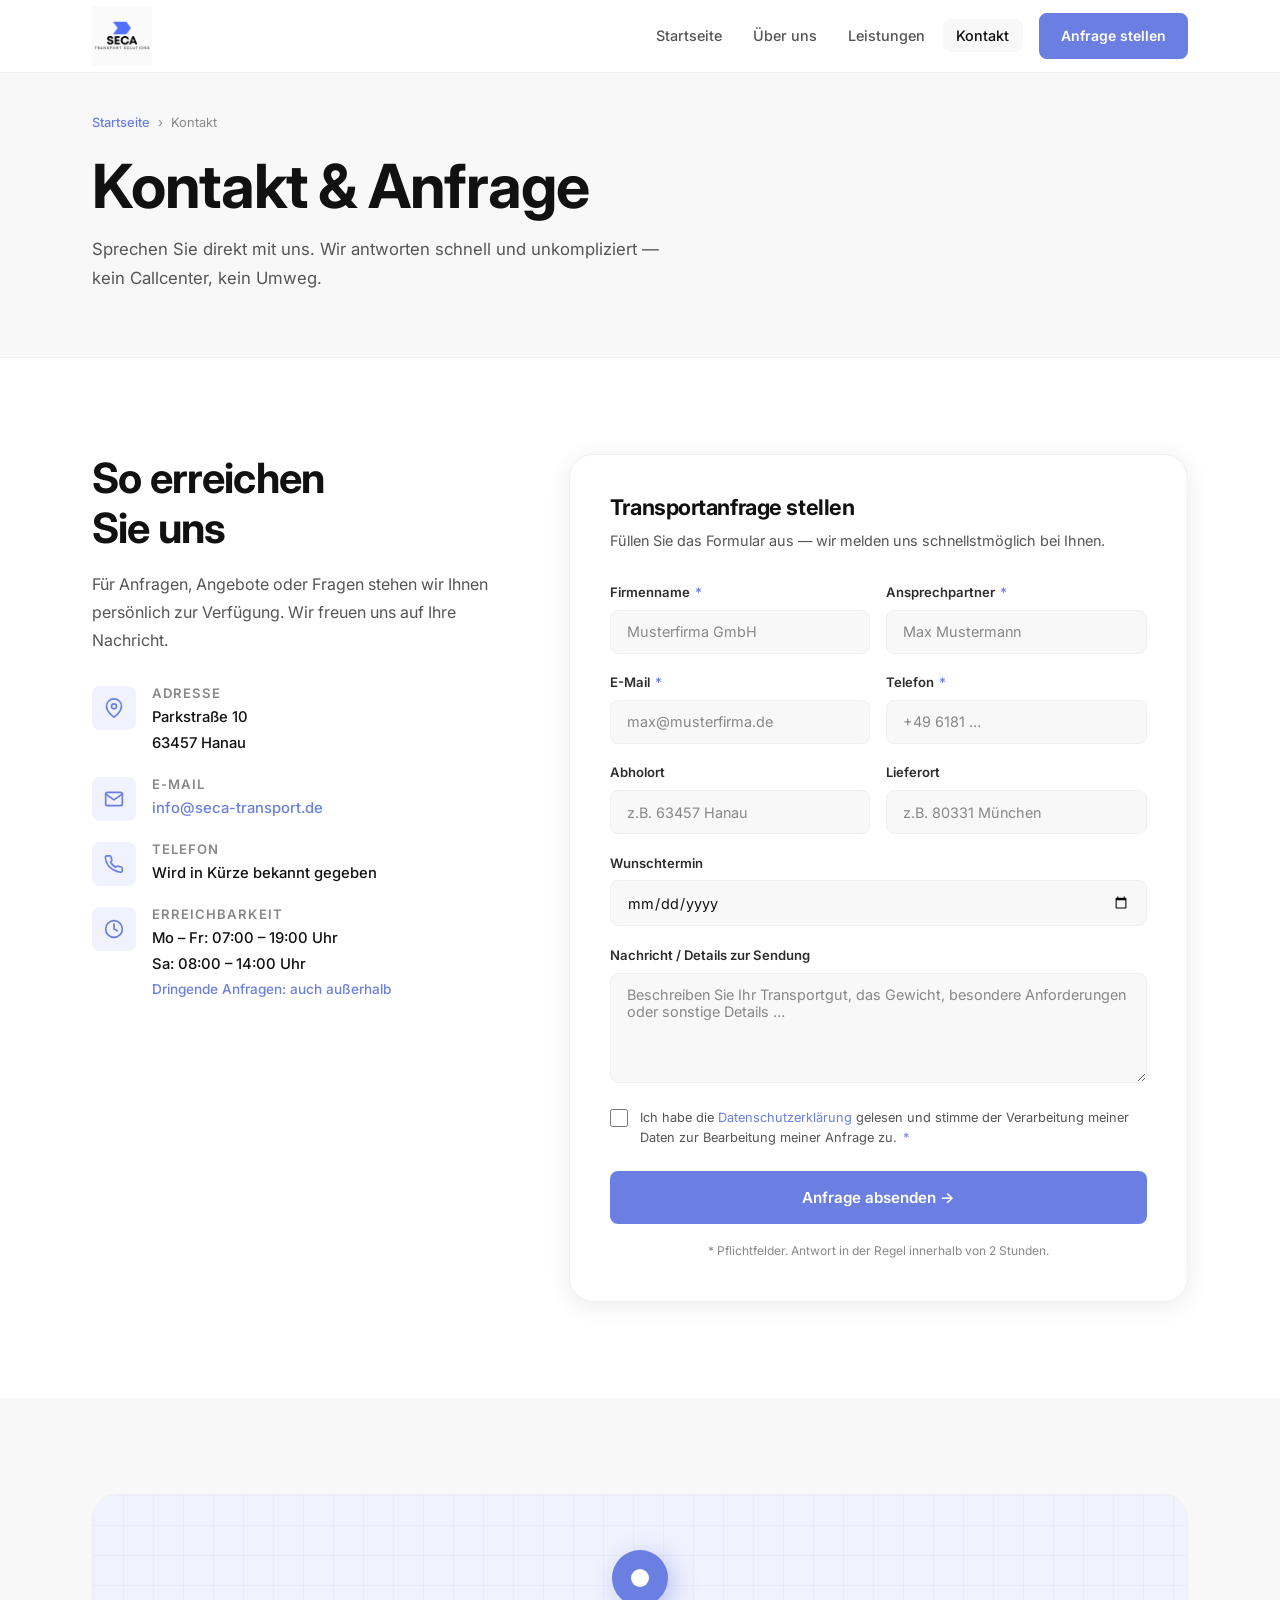
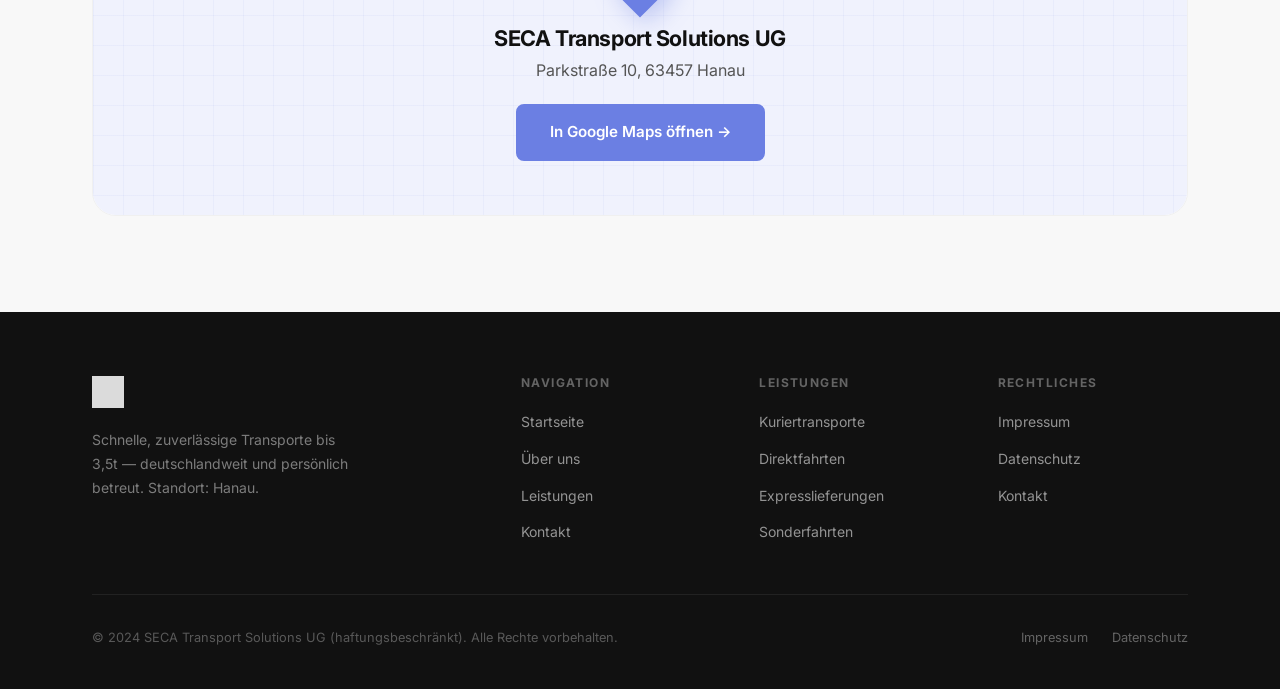
<file: contact.html>
<!DOCTYPE html>
<html lang="de">
<head>
  <meta charset="UTF-8" />
  <meta name="viewport" content="width=device-width, initial-scale=1.0" />
  <meta name="description" content="Kontakt zu SECA Transport Solutions UG — Transportanfrage stellen, Angebot erhalten. Parkstraße 10, 63457 Hanau." />
  <title>Kontakt – SECA Transport Solutions</title>
  <link rel="preconnect" href="https://fonts.googleapis.com" />
  <link rel="preconnect" href="https://fonts.gstatic.com" crossorigin />
  <link href="https://fonts.googleapis.com/css2?family=Inter:wght@400;500;600;700;800&display=swap" rel="stylesheet" />
  <link rel="stylesheet" href="css/style.css" />
</head>
<body>

<!-- Navigation -->
<nav class="navbar">
  <div class="nav-inner">
    <a href="index.html" class="nav-logo">
      <img src="Seca%20Transport%20Solutions.png" alt="SECA Transport Solutions"
           onerror="this.style.display='none';this.nextElementSibling.style.display='flex';" />
      <span class="nav-logo-fallback" style="display:none;">
        <span class="nav-logo-icon">
          <svg viewBox="0 0 24 24"><path d="M1 3h15v13H1z M16 8h4l3 3v5h-7V8z M5.5 19a1.5 1.5 0 1 0 0-3 1.5 1.5 0 0 0 0 3z M18.5 19a1.5 1.5 0 1 0 0-3 1.5 1.5 0 0 0 0 3z"/></svg>
        </span>
        <span class="nav-logo-text">SECA <span>Transport</span></span>
      </span>
    </a>
    <ul class="nav-menu">
      <li><a href="index.html" class="nav-link">Startseite</a></li>
      <li><a href="about.html" class="nav-link">Über uns</a></li>
      <li><a href="services.html" class="nav-link">Leistungen</a></li>
      <li><a href="contact.html" class="nav-link">Kontakt</a></li>
      <li><a href="contact.html" class="btn btn-primary nav-cta">Anfrage stellen</a></li>
    </ul>
    <button class="hamburger" aria-label="Menü öffnen">
      <span></span><span></span><span></span>
    </button>
  </div>
</nav>

<!-- Page Header -->
<header class="page-header">
  <div class="container">
    <div class="breadcrumb">
      <a href="index.html">Startseite</a><span>›</span><span>Kontakt</span>
    </div>
    <h1>Kontakt &amp; Anfrage</h1>
    <p>Sprechen Sie direkt mit uns. Wir antworten schnell und unkompliziert — kein Callcenter, kein Umweg.</p>
  </div>
</header>

<!-- Contact -->
<section class="section">
  <div class="container">
    <div class="contact-layout">

      <!-- Info -->
      <div class="contact-sidebar fade-in">
        <h2>So erreichen<br />Sie uns</h2>
        <p>Für Anfragen, Angebote oder Fragen stehen wir Ihnen persönlich zur Verfügung. Wir freuen uns auf Ihre Nachricht.</p>
        <div class="contact-items">
          <div class="contact-item">
            <div class="contact-item-icon">
              <svg viewBox="0 0 24 24"><path d="M21 10c0 7-9 13-9 13s-9-6-9-13a9 9 0 0 1 18 0z"/><circle cx="12" cy="10" r="3"/></svg>
            </div>
            <div class="contact-item-content">
              <h4>Adresse</h4>
              <p>Parkstraße 10<br />63457 Hanau</p>
            </div>
          </div>
          <div class="contact-item">
            <div class="contact-item-icon">
              <svg viewBox="0 0 24 24"><path d="M4 4h16c1.1 0 2 .9 2 2v12c0 1.1-.9 2-2 2H4c-1.1 0-2-.9-2-2V6c0-1.1.9-2 2-2z"/><polyline points="22,6 12,13 2,6"/></svg>
            </div>
            <div class="contact-item-content">
              <h4>E-Mail</h4>
              <p><a href="mailto:info@seca-transport.de">info@seca-transport.de</a></p>
            </div>
          </div>
          <div class="contact-item">
            <div class="contact-item-icon">
              <svg viewBox="0 0 24 24"><path d="M22 16.92v3a2 2 0 0 1-2.18 2 19.79 19.79 0 0 1-8.63-3.07A19.5 19.5 0 0 1 4.69 13.1 19.79 19.79 0 0 1 1.62 4.48 2 2 0 0 1 3.6 2.22h3a2 2 0 0 1 2 1.72c.127.96.361 1.903.7 2.81a2 2 0 0 1-.45 2.11L7.91 9.91a16 16 0 0 0 6.06 6.06l.91-.91a2 2 0 0 1 2.11-.45c.907.339 1.85.573 2.81.7A2 2 0 0 1 21.73 17z"/></svg>
            </div>
            <div class="contact-item-content">
              <h4>Telefon</h4>
              <p>Wird in Kürze bekannt gegeben</p>
            </div>
          </div>
          <div class="contact-item">
            <div class="contact-item-icon">
              <svg viewBox="0 0 24 24"><circle cx="12" cy="12" r="10"/><polyline points="12 6 12 12 16 14"/></svg>
            </div>
            <div class="contact-item-content">
              <h4>Erreichbarkeit</h4>
              <p>Mo – Fr: 07:00 – 19:00 Uhr<br />Sa: 08:00 – 14:00 Uhr<br /><span style="color:var(--blue);font-size:0.85rem;">Dringende Anfragen: auch außerhalb</span></p>
            </div>
          </div>
        </div>
      </div>

      <!-- Form -->
      <div class="contact-form-wrap fade-in">
        <h3>Transportanfrage stellen</h3>
        <p>Füllen Sie das Formular aus — wir melden uns schnellstmöglich bei Ihnen.</p>
        <form id="contact-form">
          <div class="form-row">
            <div class="form-group">
              <label for="firmenname">Firmenname <span class="req">*</span></label>
              <input type="text" id="firmenname" name="firmenname" placeholder="Musterfirma GmbH" required />
            </div>
            <div class="form-group">
              <label for="ansprechpartner">Ansprechpartner <span class="req">*</span></label>
              <input type="text" id="ansprechpartner" name="ansprechpartner" placeholder="Max Mustermann" required />
            </div>
          </div>
          <div class="form-row">
            <div class="form-group">
              <label for="email">E-Mail <span class="req">*</span></label>
              <input type="email" id="email" name="email" placeholder="max@musterfirma.de" required />
            </div>
            <div class="form-group">
              <label for="telefon">Telefon <span class="req">*</span></label>
              <input type="tel" id="telefon" name="telefon" placeholder="+49 6181 …" required />
            </div>
          </div>
          <div class="form-row">
            <div class="form-group">
              <label for="abholort">Abholort</label>
              <input type="text" id="abholort" name="abholort" placeholder="z.B. 63457 Hanau" />
            </div>
            <div class="form-group">
              <label for="lieferort">Lieferort</label>
              <input type="text" id="lieferort" name="lieferort" placeholder="z.B. 80331 München" />
            </div>
          </div>
          <div class="form-group">
            <label for="wunschtermin">Wunschtermin</label>
            <input type="date" id="wunschtermin" name="wunschtermin" />
          </div>
          <div class="form-group">
            <label for="nachricht">Nachricht / Details zur Sendung</label>
            <textarea id="nachricht" name="nachricht" placeholder="Beschreiben Sie Ihr Transportgut, das Gewicht, besondere Anforderungen oder sonstige Details …"></textarea>
          </div>
          <div class="form-check">
            <input type="checkbox" id="datenschutz" name="datenschutz" required />
            <label for="datenschutz">
              Ich habe die <a href="datenschutz.html">Datenschutzerklärung</a> gelesen und stimme der Verarbeitung meiner Daten zur Bearbeitung meiner Anfrage zu. <span class="req">*</span>
            </label>
          </div>
          <button type="submit" class="btn btn-primary form-submit">
            Anfrage absenden →
          </button>
          <p style="font-size:0.75rem;color:var(--gray-400);text-align:center;margin-top:1rem;margin-bottom:0;">
            <span class="req">*</span> Pflichtfelder. Antwort in der Regel innerhalb von 2 Stunden.
          </p>
        </form>
      </div>
    </div>
  </div>
</section>

<!-- Map -->
<section class="section section-alt">
  <div class="container">
    <div class="fade-in" style="
      background: var(--bg);
      border: 1px solid var(--gray-100);
      border-radius: var(--radius-xl);
      overflow: hidden;
    ">
      <div style="
        height: 320px;
        display: flex;
        align-items: center;
        justify-content: center;
        flex-direction: column;
        gap: 1.25rem;
        background: var(--blue-bg);
        position: relative;
        overflow: hidden;
      ">
        <div style="position:absolute;inset:0;background-image:linear-gradient(rgba(107,127,227,0.06) 1px,transparent 1px),linear-gradient(90deg,rgba(107,127,227,0.06) 1px,transparent 1px);background-size:30px 30px;"></div>
        <div style="
          width: 56px; height: 56px;
          background: var(--blue);
          border-radius: 50% 50% 50% 0;
          transform: rotate(-45deg);
          display: flex; align-items: center; justify-content: center;
          box-shadow: 0 8px 24px rgba(107,127,227,0.4);
          position: relative; z-index: 1;
        ">
          <div style="transform:rotate(45deg);width:18px;height:18px;background:white;border-radius:50%;"></div>
        </div>
        <div style="text-align:center;position:relative;z-index:1;">
          <h3 style="margin-bottom:0.25rem;">SECA Transport Solutions UG</h3>
          <p style="margin:0;color:var(--gray-600);">Parkstraße 10, 63457 Hanau</p>
          <a href="https://www.google.com/maps/search/Parkstraße+10+63457+Hanau"
             target="_blank" rel="noopener noreferrer"
             class="btn btn-primary" style="margin-top:1.25rem;">
            In Google Maps öffnen →
          </a>
        </div>
      </div>
    </div>
  </div>
</section>

<!-- Footer -->
<footer>
  <div class="container">
    <div class="footer-grid">
      <div class="footer-brand">
        <div class="footer-logo">
          <img src="Seca%20Transport%20Solutions.png" alt="SECA Transport Solutions"
               onerror="this.style.display='none';this.nextElementSibling.style.display='flex';" />
          <div class="footer-logo-fallback" style="display:none;">
            <div class="footer-logo-icon">
              <svg viewBox="0 0 24 24"><path d="M1 3h15v13H1z M16 8h4l3 3v5h-7V8z M5.5 19a1.5 1.5 0 1 0 0-3 1.5 1.5 0 0 0 0 3z M18.5 19a1.5 1.5 0 1 0 0-3 1.5 1.5 0 0 0 0 3z"/></svg>
            </div>
            <span class="footer-logo-name">SECA Transport Solutions</span>
          </div>
        </div>
        <p>Schnelle, zuverlässige Transporte bis 3,5t — deutschlandweit und persönlich betreut. Standort: Hanau.</p>
      </div>
      <div class="footer-col">
        <h4>Navigation</h4>
        <ul>
          <li><a href="index.html">Startseite</a></li>
          <li><a href="about.html">Über uns</a></li>
          <li><a href="services.html">Leistungen</a></li>
          <li><a href="contact.html">Kontakt</a></li>
        </ul>
      </div>
      <div class="footer-col">
        <h4>Leistungen</h4>
        <ul>
          <li><a href="services.html">Kuriertransporte</a></li>
          <li><a href="services.html">Direktfahrten</a></li>
          <li><a href="services.html">Expresslieferungen</a></li>
          <li><a href="services.html">Sonderfahrten</a></li>
        </ul>
      </div>
      <div class="footer-col">
        <h4>Rechtliches</h4>
        <ul>
          <li><a href="impressum.html">Impressum</a></li>
          <li><a href="datenschutz.html">Datenschutz</a></li>
          <li><a href="contact.html">Kontakt</a></li>
        </ul>
      </div>
    </div>
    <div class="footer-bottom">
      <p>&copy; 2024 SECA Transport Solutions UG (haftungsbeschränkt). Alle Rechte vorbehalten.</p>
      <div class="footer-legal">
        <a href="impressum.html">Impressum</a>
        <a href="datenschutz.html">Datenschutz</a>
      </div>
    </div>
  </div>
</footer>

<button class="scroll-top" aria-label="Nach oben scrollen">
  <svg viewBox="0 0 24 24"><polyline points="18 15 12 9 6 15"/></svg>
</button>
<script src="js/main.js"></script>
</body>
</html>
</file>
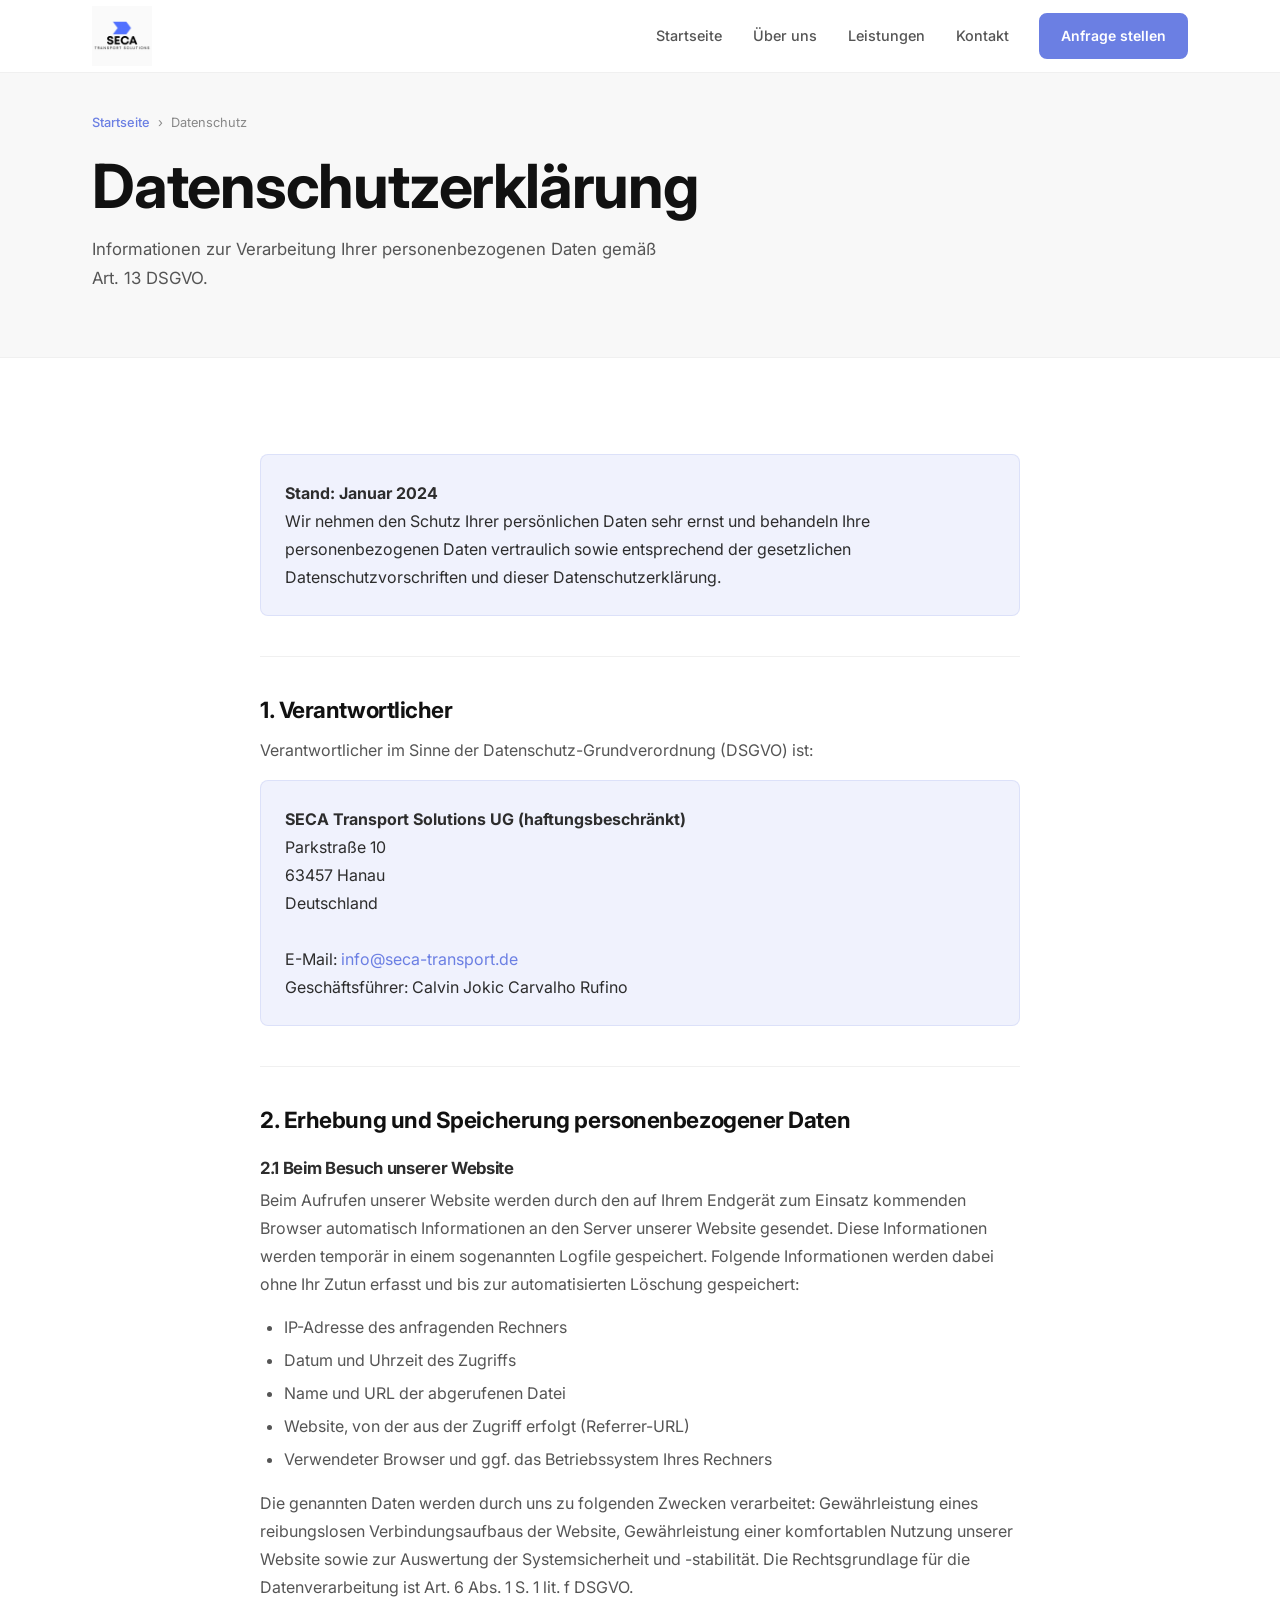
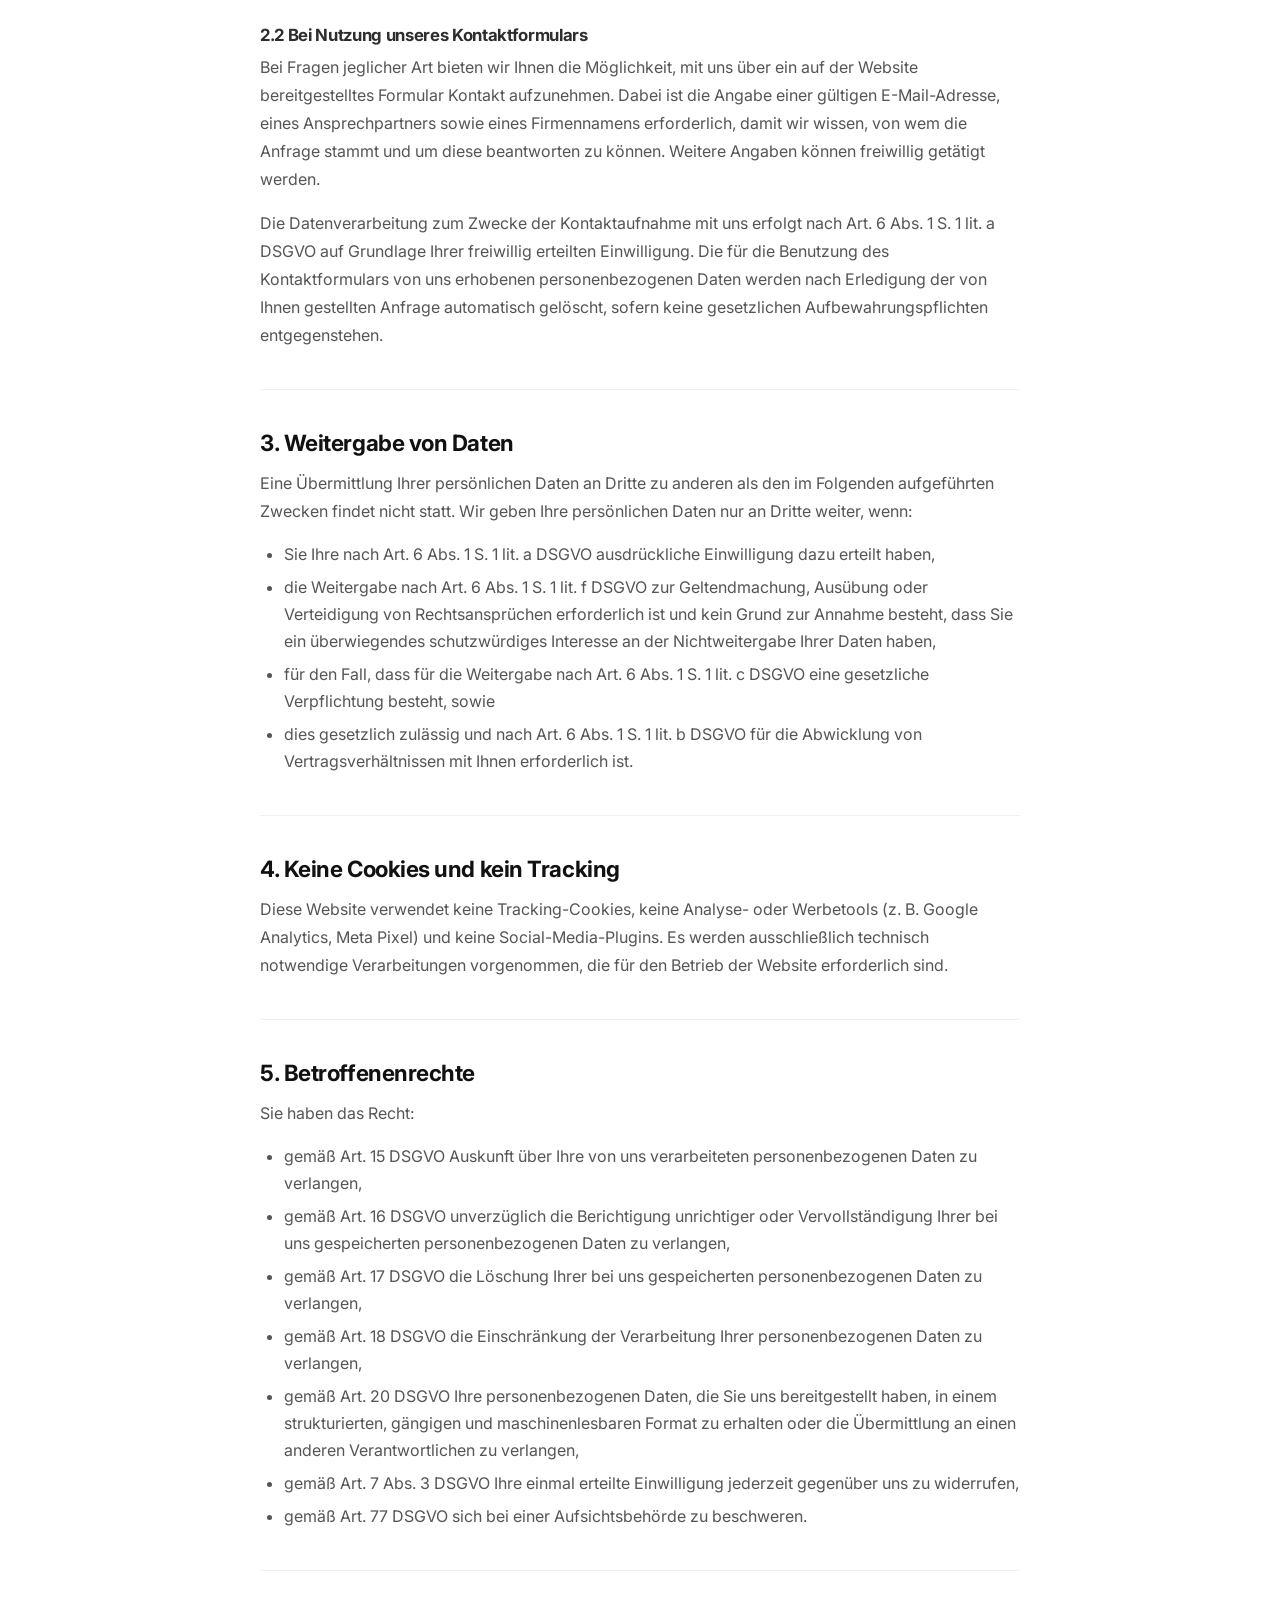
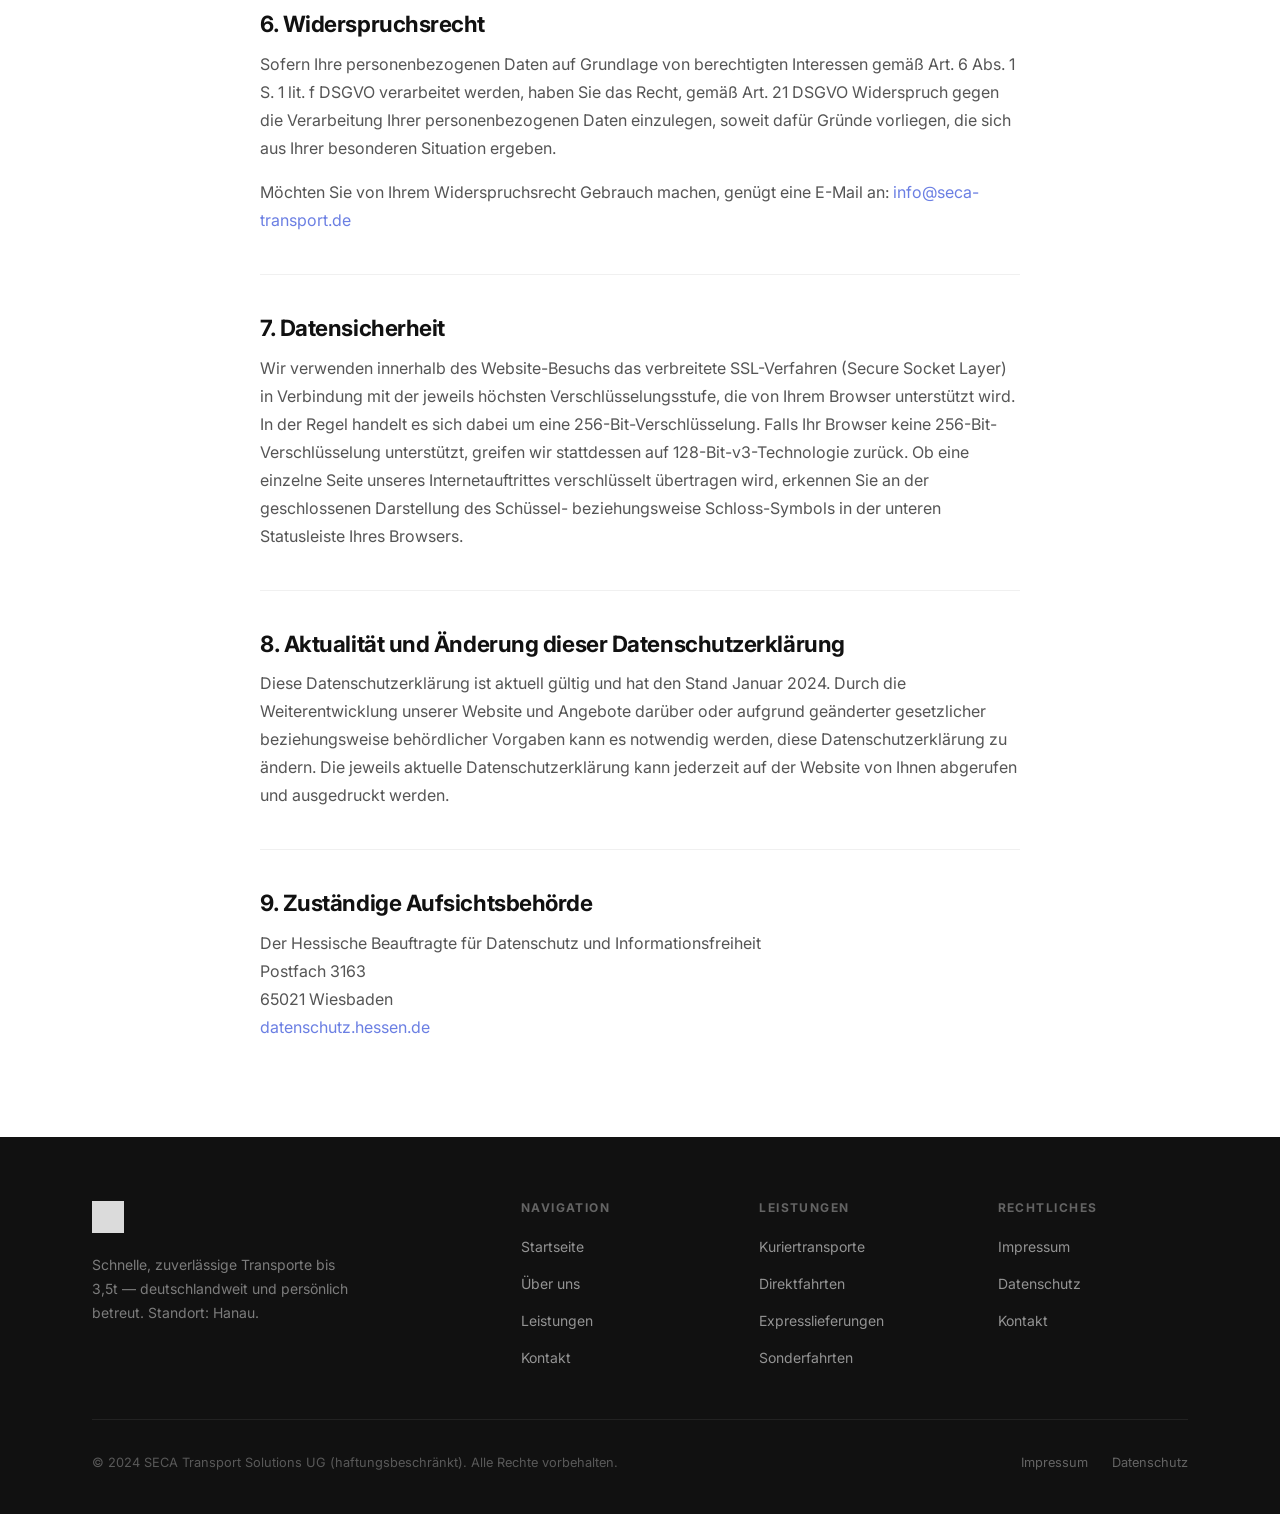
<file: datenschutz.html>
<!DOCTYPE html>
<html lang="de">
<head>
  <meta charset="UTF-8" />
  <meta name="viewport" content="width=device-width, initial-scale=1.0" />
  <meta name="description" content="Datenschutzerklärung – SECA Transport Solutions UG (haftungsbeschränkt). Informationen zur Verarbeitung personenbezogener Daten gemäß DSGVO." />
  <title>Datenschutz – SECA Transport Solutions</title>
  <link rel="preconnect" href="https://fonts.googleapis.com" />
  <link rel="preconnect" href="https://fonts.gstatic.com" crossorigin />
  <link href="https://fonts.googleapis.com/css2?family=Inter:wght@400;500;600;700;800&display=swap" rel="stylesheet" />
  <link rel="stylesheet" href="css/style.css" />
</head>
<body>

<!-- Navigation -->
<nav class="navbar">
  <div class="nav-inner">
    <a href="index.html" class="nav-logo">
      <img src="Seca%20Transport%20Solutions.png" alt="SECA Transport Solutions"
           onerror="this.style.display='none';this.nextElementSibling.style.display='flex';" />
      <span class="nav-logo-fallback" style="display:none;">
        <span class="nav-logo-icon">
          <svg viewBox="0 0 24 24"><path d="M1 3h15v13H1z M16 8h4l3 3v5h-7V8z M5.5 19a1.5 1.5 0 1 0 0-3 1.5 1.5 0 0 0 0 3z M18.5 19a1.5 1.5 0 1 0 0-3 1.5 1.5 0 0 0 0 3z"/></svg>
        </span>
        <span class="nav-logo-text">SECA <span>Transport</span></span>
      </span>
    </a>
    <ul class="nav-menu">
      <li><a href="index.html" class="nav-link">Startseite</a></li>
      <li><a href="about.html" class="nav-link">Über uns</a></li>
      <li><a href="services.html" class="nav-link">Leistungen</a></li>
      <li><a href="contact.html" class="nav-link">Kontakt</a></li>
      <li><a href="contact.html" class="btn btn-primary nav-cta">Anfrage stellen</a></li>
    </ul>
    <button class="hamburger" aria-label="Menü öffnen">
      <span></span><span></span><span></span>
    </button>
  </div>
</nav>

<!-- Page Header -->
<header class="page-header">
  <div class="container">
    <div class="breadcrumb">
      <a href="index.html">Startseite</a><span>›</span><span>Datenschutz</span>
    </div>
    <h1>Datenschutzerklärung</h1>
    <p>Informationen zur Verarbeitung Ihrer personenbezogenen Daten gemäß Art. 13 DSGVO.</p>
  </div>
</header>

<!-- Content -->
<section class="section">
  <div class="container">
    <div class="legal-content">

      <div class="legal-box">
        <p><strong>Stand: Januar 2024</strong><br />
        Wir nehmen den Schutz Ihrer persönlichen Daten sehr ernst und behandeln Ihre personenbezogenen Daten vertraulich sowie entsprechend der gesetzlichen Datenschutzvorschriften und dieser Datenschutzerklärung.</p>
      </div>

      <h2>1. Verantwortlicher</h2>
      <p>Verantwortlicher im Sinne der Datenschutz-Grundverordnung (DSGVO) ist:</p>
      <div class="legal-box">
        <p>
          <strong>SECA Transport Solutions UG (haftungsbeschränkt)</strong><br />
          Parkstraße 10<br />
          63457 Hanau<br />
          Deutschland<br /><br />
          E-Mail: <a href="mailto:info@seca-transport.de">info@seca-transport.de</a><br />
          Geschäftsführer: Calvin Jokic Carvalho Rufino
        </p>
      </div>

      <h2>2. Erhebung und Speicherung personenbezogener Daten</h2>

      <h3>2.1 Beim Besuch unserer Website</h3>
      <p>Beim Aufrufen unserer Website werden durch den auf Ihrem Endgerät zum Einsatz kommenden Browser automatisch Informationen an den Server unserer Website gesendet. Diese Informationen werden temporär in einem sogenannten Logfile gespeichert. Folgende Informationen werden dabei ohne Ihr Zutun erfasst und bis zur automatisierten Löschung gespeichert:</p>
      <ul>
        <li>IP-Adresse des anfragenden Rechners</li>
        <li>Datum und Uhrzeit des Zugriffs</li>
        <li>Name und URL der abgerufenen Datei</li>
        <li>Website, von der aus der Zugriff erfolgt (Referrer-URL)</li>
        <li>Verwendeter Browser und ggf. das Betriebssystem Ihres Rechners</li>
      </ul>
      <p>Die genannten Daten werden durch uns zu folgenden Zwecken verarbeitet: Gewährleistung eines reibungslosen Verbindungsaufbaus der Website, Gewährleistung einer komfortablen Nutzung unserer Website sowie zur Auswertung der Systemsicherheit und -stabilität. Die Rechtsgrundlage für die Datenverarbeitung ist Art. 6 Abs. 1 S. 1 lit. f DSGVO.</p>

      <h3>2.2 Bei Nutzung unseres Kontaktformulars</h3>
      <p>Bei Fragen jeglicher Art bieten wir Ihnen die Möglichkeit, mit uns über ein auf der Website bereitgestelltes Formular Kontakt aufzunehmen. Dabei ist die Angabe einer gültigen E-Mail-Adresse, eines Ansprechpartners sowie eines Firmennamens erforderlich, damit wir wissen, von wem die Anfrage stammt und um diese beantworten zu können. Weitere Angaben können freiwillig getätigt werden.</p>
      <p>Die Datenverarbeitung zum Zwecke der Kontaktaufnahme mit uns erfolgt nach Art. 6 Abs. 1 S. 1 lit. a DSGVO auf Grundlage Ihrer freiwillig erteilten Einwilligung. Die für die Benutzung des Kontaktformulars von uns erhobenen personenbezogenen Daten werden nach Erledigung der von Ihnen gestellten Anfrage automatisch gelöscht, sofern keine gesetzlichen Aufbewahrungspflichten entgegenstehen.</p>

      <h2>3. Weitergabe von Daten</h2>
      <p>Eine Übermittlung Ihrer persönlichen Daten an Dritte zu anderen als den im Folgenden aufgeführten Zwecken findet nicht statt. Wir geben Ihre persönlichen Daten nur an Dritte weiter, wenn:</p>
      <ul>
        <li>Sie Ihre nach Art. 6 Abs. 1 S. 1 lit. a DSGVO ausdrückliche Einwilligung dazu erteilt haben,</li>
        <li>die Weitergabe nach Art. 6 Abs. 1 S. 1 lit. f DSGVO zur Geltendmachung, Ausübung oder Verteidigung von Rechtsansprüchen erforderlich ist und kein Grund zur Annahme besteht, dass Sie ein überwiegendes schutzwürdiges Interesse an der Nichtweitergabe Ihrer Daten haben,</li>
        <li>für den Fall, dass für die Weitergabe nach Art. 6 Abs. 1 S. 1 lit. c DSGVO eine gesetzliche Verpflichtung besteht, sowie</li>
        <li>dies gesetzlich zulässig und nach Art. 6 Abs. 1 S. 1 lit. b DSGVO für die Abwicklung von Vertragsverhältnissen mit Ihnen erforderlich ist.</li>
      </ul>

      <h2>4. Keine Cookies und kein Tracking</h2>
      <p>Diese Website verwendet keine Tracking-Cookies, keine Analyse- oder Werbetools (z. B. Google Analytics, Meta Pixel) und keine Social-Media-Plugins. Es werden ausschließlich technisch notwendige Verarbeitungen vorgenommen, die für den Betrieb der Website erforderlich sind.</p>

      <h2>5. Betroffenenrechte</h2>
      <p>Sie haben das Recht:</p>
      <ul>
        <li>gemäß Art. 15 DSGVO Auskunft über Ihre von uns verarbeiteten personenbezogenen Daten zu verlangen,</li>
        <li>gemäß Art. 16 DSGVO unverzüglich die Berichtigung unrichtiger oder Vervollständigung Ihrer bei uns gespeicherten personenbezogenen Daten zu verlangen,</li>
        <li>gemäß Art. 17 DSGVO die Löschung Ihrer bei uns gespeicherten personenbezogenen Daten zu verlangen,</li>
        <li>gemäß Art. 18 DSGVO die Einschränkung der Verarbeitung Ihrer personenbezogenen Daten zu verlangen,</li>
        <li>gemäß Art. 20 DSGVO Ihre personenbezogenen Daten, die Sie uns bereitgestellt haben, in einem strukturierten, gängigen und maschinenlesbaren Format zu erhalten oder die Übermittlung an einen anderen Verantwortlichen zu verlangen,</li>
        <li>gemäß Art. 7 Abs. 3 DSGVO Ihre einmal erteilte Einwilligung jederzeit gegenüber uns zu widerrufen,</li>
        <li>gemäß Art. 77 DSGVO sich bei einer Aufsichtsbehörde zu beschweren.</li>
      </ul>

      <h2>6. Widerspruchsrecht</h2>
      <p>Sofern Ihre personenbezogenen Daten auf Grundlage von berechtigten Interessen gemäß Art. 6 Abs. 1 S. 1 lit. f DSGVO verarbeitet werden, haben Sie das Recht, gemäß Art. 21 DSGVO Widerspruch gegen die Verarbeitung Ihrer personenbezogenen Daten einzulegen, soweit dafür Gründe vorliegen, die sich aus Ihrer besonderen Situation ergeben.</p>
      <p>Möchten Sie von Ihrem Widerspruchsrecht Gebrauch machen, genügt eine E-Mail an: <a href="mailto:info@seca-transport.de">info@seca-transport.de</a></p>

      <h2>7. Datensicherheit</h2>
      <p>Wir verwenden innerhalb des Website-Besuchs das verbreitete SSL-Verfahren (Secure Socket Layer) in Verbindung mit der jeweils höchsten Verschlüsselungsstufe, die von Ihrem Browser unterstützt wird. In der Regel handelt es sich dabei um eine 256-Bit-Verschlüsselung. Falls Ihr Browser keine 256-Bit-Verschlüsselung unterstützt, greifen wir stattdessen auf 128-Bit-v3-Technologie zurück. Ob eine einzelne Seite unseres Internetauftrittes verschlüsselt übertragen wird, erkennen Sie an der geschlossenen Darstellung des Schüssel- beziehungsweise Schloss-Symbols in der unteren Statusleiste Ihres Browsers.</p>

      <h2>8. Aktualität und Änderung dieser Datenschutzerklärung</h2>
      <p>Diese Datenschutzerklärung ist aktuell gültig und hat den Stand Januar 2024. Durch die Weiterentwicklung unserer Website und Angebote darüber oder aufgrund geänderter gesetzlicher beziehungsweise behördlicher Vorgaben kann es notwendig werden, diese Datenschutzerklärung zu ändern. Die jeweils aktuelle Datenschutzerklärung kann jederzeit auf der Website von Ihnen abgerufen und ausgedruckt werden.</p>

      <h2>9. Zuständige Aufsichtsbehörde</h2>
      <p>Der Hessische Beauftragte für Datenschutz und Informationsfreiheit<br />
      Postfach 3163<br />
      65021 Wiesbaden<br />
      <a href="https://datenschutz.hessen.de" target="_blank" rel="noopener noreferrer">datenschutz.hessen.de</a></p>

    </div>
  </div>
</section>

<!-- Footer -->
<footer>
  <div class="container">
    <div class="footer-grid">
      <div class="footer-brand">
        <div class="footer-logo">
          <img src="Seca%20Transport%20Solutions.png" alt="SECA Transport Solutions"
               onerror="this.style.display='none';this.nextElementSibling.style.display='flex';" />
          <div class="footer-logo-fallback" style="display:none;">
            <div class="footer-logo-icon">
              <svg viewBox="0 0 24 24"><path d="M1 3h15v13H1z M16 8h4l3 3v5h-7V8z M5.5 19a1.5 1.5 0 1 0 0-3 1.5 1.5 0 0 0 0 3z M18.5 19a1.5 1.5 0 1 0 0-3 1.5 1.5 0 0 0 0 3z"/></svg>
            </div>
            <span class="footer-logo-name">SECA Transport Solutions</span>
          </div>
        </div>
        <p>Schnelle, zuverlässige Transporte bis 3,5t — deutschlandweit und persönlich betreut. Standort: Hanau.</p>
      </div>
      <div class="footer-col">
        <h4>Navigation</h4>
        <ul>
          <li><a href="index.html">Startseite</a></li>
          <li><a href="about.html">Über uns</a></li>
          <li><a href="services.html">Leistungen</a></li>
          <li><a href="contact.html">Kontakt</a></li>
        </ul>
      </div>
      <div class="footer-col">
        <h4>Leistungen</h4>
        <ul>
          <li><a href="services.html">Kuriertransporte</a></li>
          <li><a href="services.html">Direktfahrten</a></li>
          <li><a href="services.html">Expresslieferungen</a></li>
          <li><a href="services.html">Sonderfahrten</a></li>
        </ul>
      </div>
      <div class="footer-col">
        <h4>Rechtliches</h4>
        <ul>
          <li><a href="impressum.html">Impressum</a></li>
          <li><a href="datenschutz.html">Datenschutz</a></li>
          <li><a href="contact.html">Kontakt</a></li>
        </ul>
      </div>
    </div>
    <div class="footer-bottom">
      <p>&copy; 2024 SECA Transport Solutions UG (haftungsbeschränkt). Alle Rechte vorbehalten.</p>
      <div class="footer-legal">
        <a href="impressum.html">Impressum</a>
        <a href="datenschutz.html">Datenschutz</a>
      </div>
    </div>
  </div>
</footer>

<button class="scroll-top" aria-label="Nach oben scrollen">
  <svg viewBox="0 0 24 24"><polyline points="18 15 12 9 6 15"/></svg>
</button>
<script src="js/main.js"></script>
</body>
</html>
</file>
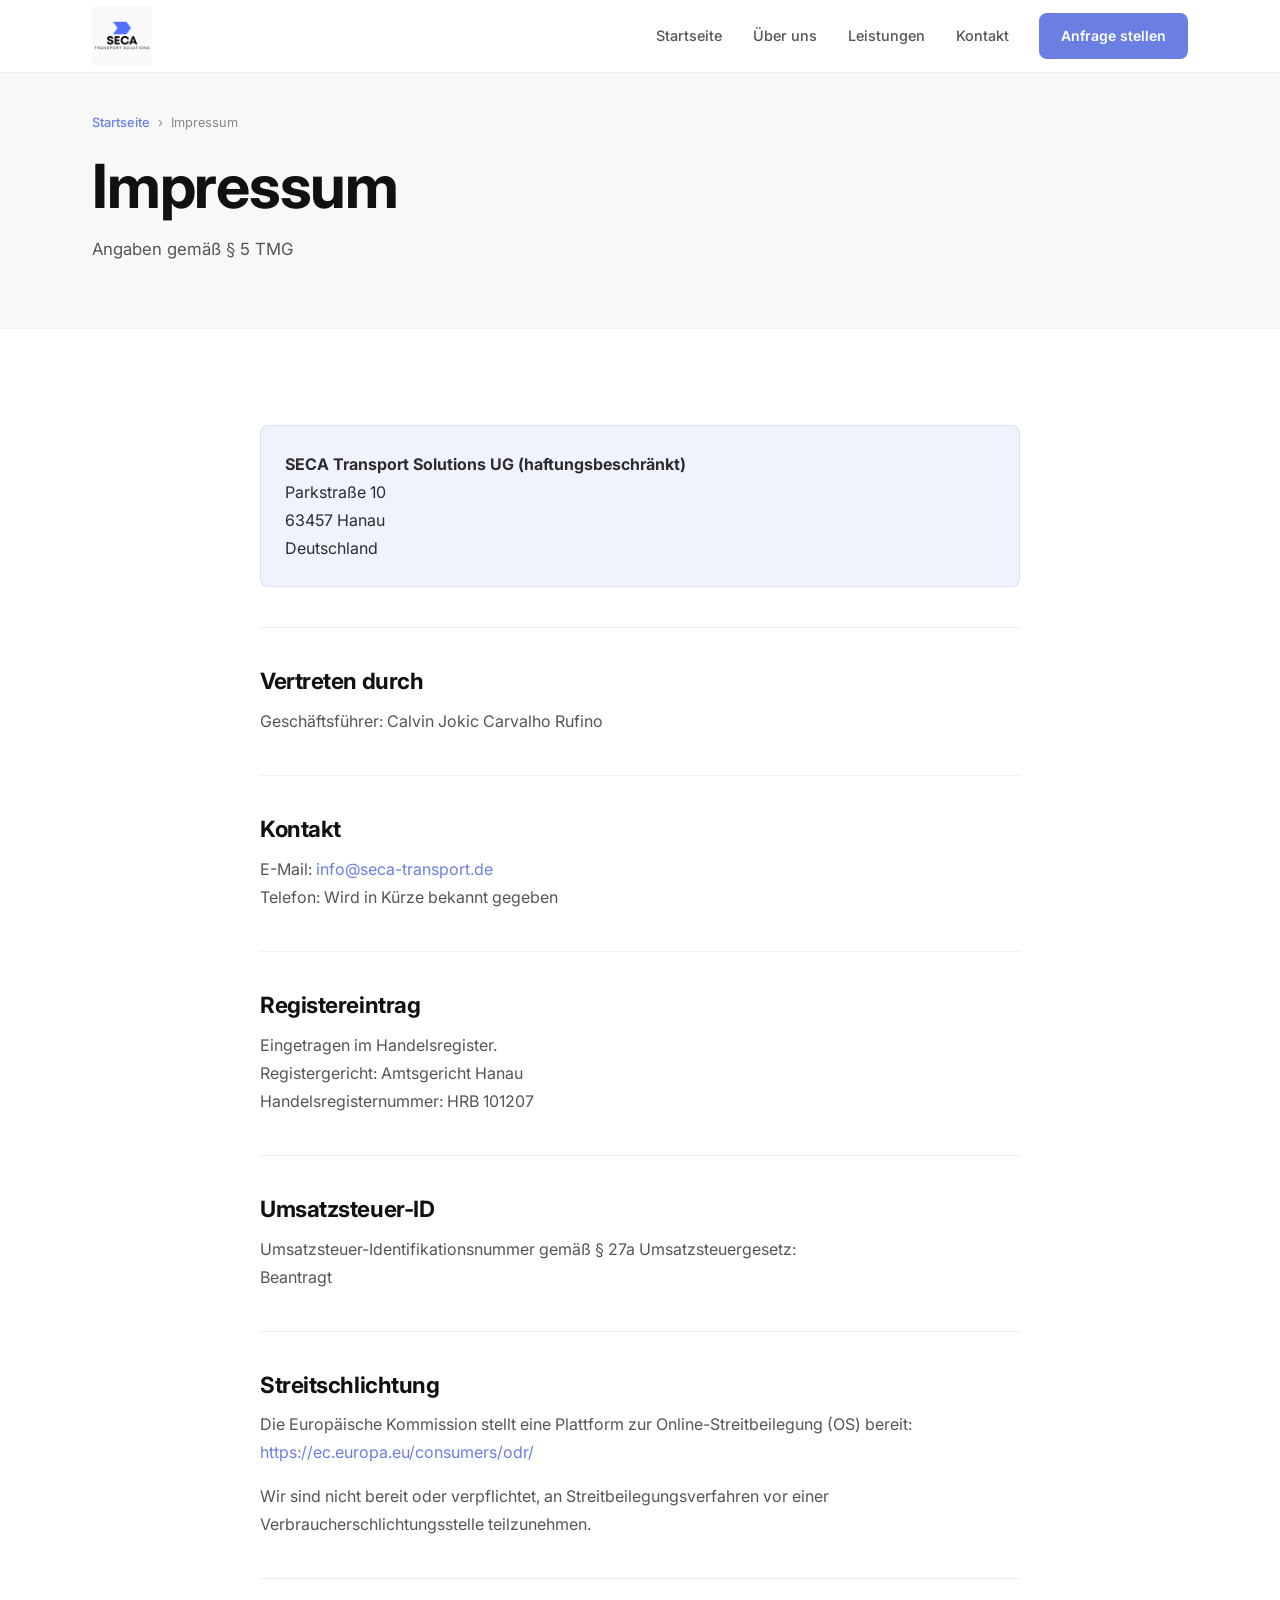
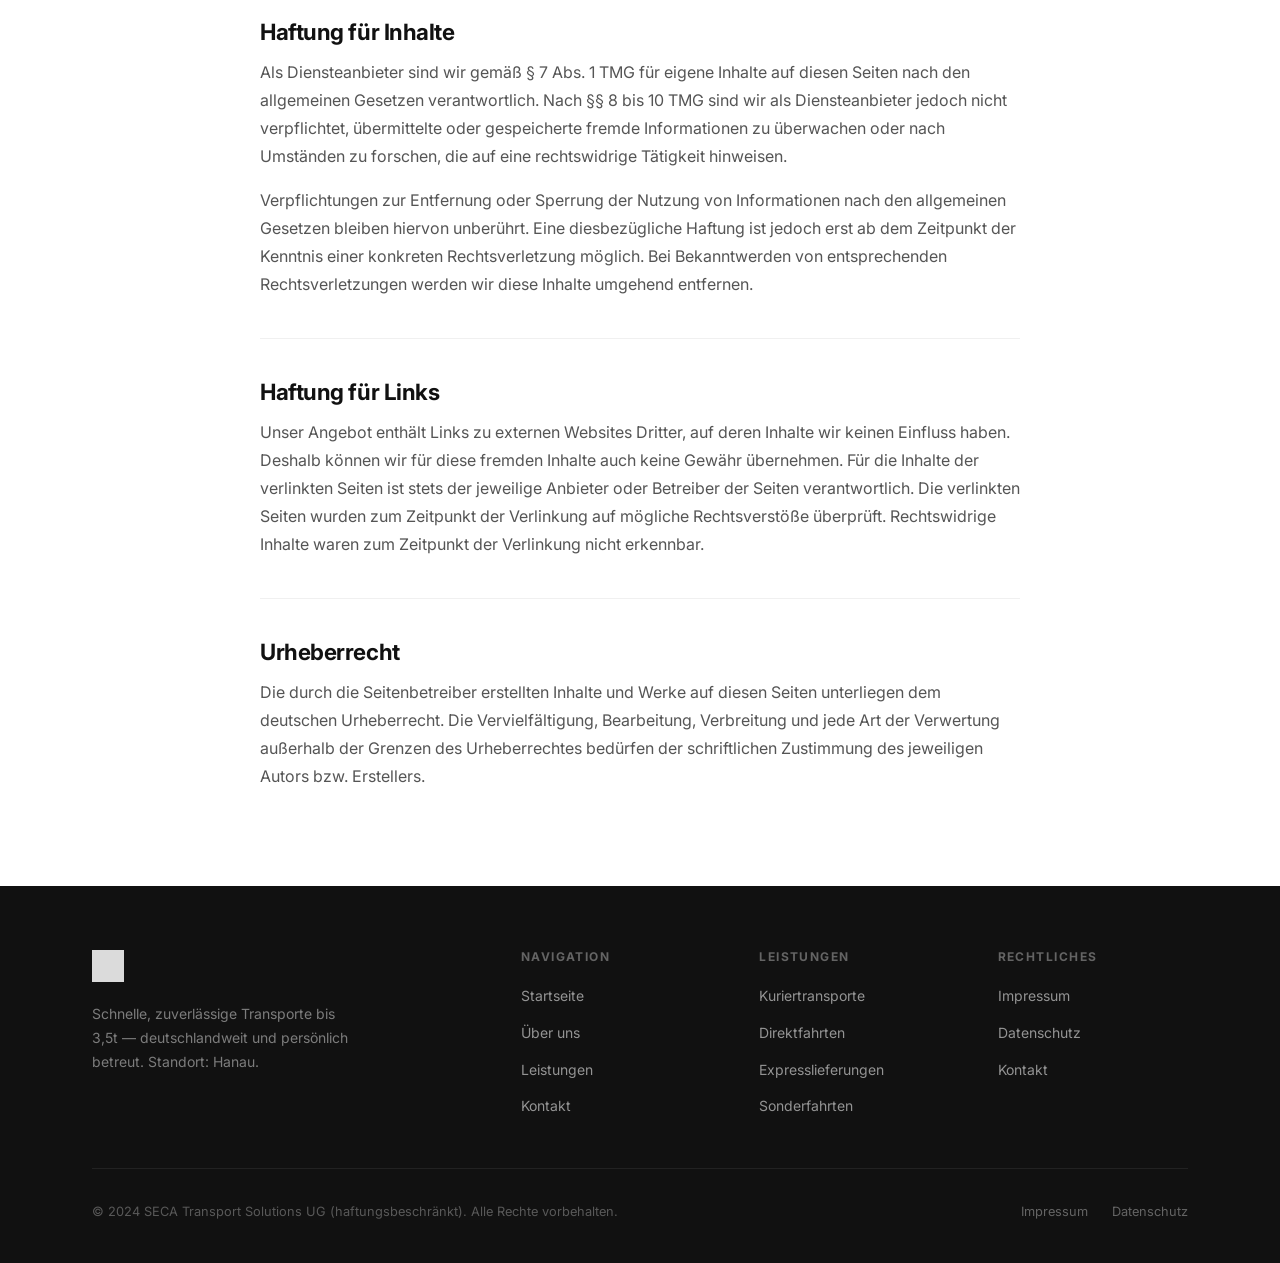
<file: impressum.html>
<!DOCTYPE html>
<html lang="de">
<head>
  <meta charset="UTF-8" />
  <meta name="viewport" content="width=device-width, initial-scale=1.0" />
  <meta name="description" content="Impressum — SECA Transport Solutions UG (haftungsbeschränkt), Parkstraße 10, 63457 Hanau." />
  <title>Impressum – SECA Transport Solutions</title>
  <link rel="preconnect" href="https://fonts.googleapis.com" />
  <link rel="preconnect" href="https://fonts.gstatic.com" crossorigin />
  <link href="https://fonts.googleapis.com/css2?family=Inter:wght@400;500;600;700;800&display=swap" rel="stylesheet" />
  <link rel="stylesheet" href="css/style.css" />
</head>
<body>

<!-- Navigation -->
<nav class="navbar">
  <div class="nav-inner">
    <a href="index.html" class="nav-logo">
      <img src="Seca%20Transport%20Solutions.png" alt="SECA Transport Solutions"
           onerror="this.style.display='none';this.nextElementSibling.style.display='flex';" />
      <span class="nav-logo-fallback" style="display:none;">
        <span class="nav-logo-icon">
          <svg viewBox="0 0 24 24"><path d="M1 3h15v13H1z M16 8h4l3 3v5h-7V8z M5.5 19a1.5 1.5 0 1 0 0-3 1.5 1.5 0 0 0 0 3z M18.5 19a1.5 1.5 0 1 0 0-3 1.5 1.5 0 0 0 0 3z"/></svg>
        </span>
        <span class="nav-logo-text">SECA <span>Transport</span></span>
      </span>
    </a>
    <ul class="nav-menu">
      <li><a href="index.html" class="nav-link">Startseite</a></li>
      <li><a href="about.html" class="nav-link">Über uns</a></li>
      <li><a href="services.html" class="nav-link">Leistungen</a></li>
      <li><a href="contact.html" class="nav-link">Kontakt</a></li>
      <li><a href="contact.html" class="btn btn-primary nav-cta">Anfrage stellen</a></li>
    </ul>
    <button class="hamburger" aria-label="Menü öffnen">
      <span></span><span></span><span></span>
    </button>
  </div>
</nav>

<!-- Page Header -->
<header class="page-header">
  <div class="container">
    <div class="breadcrumb">
      <a href="index.html">Startseite</a><span>›</span><span>Impressum</span>
    </div>
    <h1>Impressum</h1>
    <p>Angaben gemäß § 5 TMG</p>
  </div>
</header>

<!-- Content -->
<section class="section">
  <div class="container">
    <div class="legal-content">

      <div class="legal-box">
        <p>
          <strong>SECA Transport Solutions UG (haftungsbeschränkt)</strong><br />
          Parkstraße 10<br />
          63457 Hanau<br />
          Deutschland
        </p>
      </div>

      <h2>Vertreten durch</h2>
      <p>Geschäftsführer: Calvin Jokic Carvalho Rufino</p>

      <h2>Kontakt</h2>
      <p>
        E-Mail: <a href="mailto:info@seca-transport.de">info@seca-transport.de</a><br />
        Telefon: Wird in Kürze bekannt gegeben
      </p>

      <h2>Registereintrag</h2>
      <p>
        Eingetragen im Handelsregister.<br />
        Registergericht: Amtsgericht Hanau<br />
        Handelsregisternummer: HRB 101207
      </p>

      <h2>Umsatzsteuer-ID</h2>
      <p>
        Umsatzsteuer-Identifikationsnummer gemäß § 27a Umsatzsteuergesetz:<br />
        Beantragt
      </p>

      <h2>Streitschlichtung</h2>
      <p>
        Die Europäische Kommission stellt eine Plattform zur Online-Streitbeilegung (OS) bereit:
        <a href="https://ec.europa.eu/consumers/odr/" target="_blank" rel="noopener noreferrer">https://ec.europa.eu/consumers/odr/</a>
      </p>
      <p>
        Wir sind nicht bereit oder verpflichtet, an Streitbeilegungsverfahren vor einer Verbraucherschlichtungsstelle teilzunehmen.
      </p>

      <h2>Haftung für Inhalte</h2>
      <p>
        Als Diensteanbieter sind wir gemäß § 7 Abs. 1 TMG für eigene Inhalte auf diesen Seiten nach den allgemeinen Gesetzen verantwortlich. Nach §§ 8 bis 10 TMG sind wir als Diensteanbieter jedoch nicht verpflichtet, übermittelte oder gespeicherte fremde Informationen zu überwachen oder nach Umständen zu forschen, die auf eine rechtswidrige Tätigkeit hinweisen.
      </p>
      <p>
        Verpflichtungen zur Entfernung oder Sperrung der Nutzung von Informationen nach den allgemeinen Gesetzen bleiben hiervon unberührt. Eine diesbezügliche Haftung ist jedoch erst ab dem Zeitpunkt der Kenntnis einer konkreten Rechtsverletzung möglich. Bei Bekanntwerden von entsprechenden Rechtsverletzungen werden wir diese Inhalte umgehend entfernen.
      </p>

      <h2>Haftung für Links</h2>
      <p>
        Unser Angebot enthält Links zu externen Websites Dritter, auf deren Inhalte wir keinen Einfluss haben. Deshalb können wir für diese fremden Inhalte auch keine Gewähr übernehmen. Für die Inhalte der verlinkten Seiten ist stets der jeweilige Anbieter oder Betreiber der Seiten verantwortlich. Die verlinkten Seiten wurden zum Zeitpunkt der Verlinkung auf mögliche Rechtsverstöße überprüft. Rechtswidrige Inhalte waren zum Zeitpunkt der Verlinkung nicht erkennbar.
      </p>

      <h2>Urheberrecht</h2>
      <p>
        Die durch die Seitenbetreiber erstellten Inhalte und Werke auf diesen Seiten unterliegen dem deutschen Urheberrecht. Die Vervielfältigung, Bearbeitung, Verbreitung und jede Art der Verwertung außerhalb der Grenzen des Urheberrechtes bedürfen der schriftlichen Zustimmung des jeweiligen Autors bzw. Erstellers.
      </p>

    </div>
  </div>
</section>

<!-- Footer -->
<footer>
  <div class="container">
    <div class="footer-grid">
      <div class="footer-brand">
        <div class="footer-logo">
          <img src="Seca%20Transport%20Solutions.png" alt="SECA Transport Solutions"
               onerror="this.style.display='none';this.nextElementSibling.style.display='flex';" />
          <div class="footer-logo-fallback" style="display:none;">
            <div class="footer-logo-icon">
              <svg viewBox="0 0 24 24"><path d="M1 3h15v13H1z M16 8h4l3 3v5h-7V8z M5.5 19a1.5 1.5 0 1 0 0-3 1.5 1.5 0 0 0 0 3z M18.5 19a1.5 1.5 0 1 0 0-3 1.5 1.5 0 0 0 0 3z"/></svg>
            </div>
            <span class="footer-logo-name">SECA Transport Solutions</span>
          </div>
        </div>
        <p>Schnelle, zuverlässige Transporte bis 3,5t — deutschlandweit und persönlich betreut. Standort: Hanau.</p>
      </div>
      <div class="footer-col">
        <h4>Navigation</h4>
        <ul>
          <li><a href="index.html">Startseite</a></li>
          <li><a href="about.html">Über uns</a></li>
          <li><a href="services.html">Leistungen</a></li>
          <li><a href="contact.html">Kontakt</a></li>
        </ul>
      </div>
      <div class="footer-col">
        <h4>Leistungen</h4>
        <ul>
          <li><a href="services.html">Kuriertransporte</a></li>
          <li><a href="services.html">Direktfahrten</a></li>
          <li><a href="services.html">Expresslieferungen</a></li>
          <li><a href="services.html">Sonderfahrten</a></li>
        </ul>
      </div>
      <div class="footer-col">
        <h4>Rechtliches</h4>
        <ul>
          <li><a href="impressum.html">Impressum</a></li>
          <li><a href="datenschutz.html">Datenschutz</a></li>
          <li><a href="contact.html">Kontakt</a></li>
        </ul>
      </div>
    </div>
    <div class="footer-bottom">
      <p>&copy; 2024 SECA Transport Solutions UG (haftungsbeschränkt). Alle Rechte vorbehalten.</p>
      <div class="footer-legal">
        <a href="impressum.html">Impressum</a>
        <a href="datenschutz.html">Datenschutz</a>
      </div>
    </div>
  </div>
</footer>

<button class="scroll-top" aria-label="Nach oben scrollen">
  <svg viewBox="0 0 24 24"><polyline points="18 15 12 9 6 15"/></svg>
</button>
<script src="js/main.js"></script>
</body>
</html>
</file>
<file: css/style.css>
/* ===== CSS Custom Properties ===== */
:root {
  --blue: #6B7FE3;
  --blue-dark: #5568d4;
  --blue-light: #8898eb;
  --blue-bg: #f0f2fd;
  --black: #111111;
  --gray-800: #2d2d2d;
  --gray-600: #555555;
  --gray-400: #888888;
  --gray-200: #dddddd;
  --gray-100: #f0f0f0;
  --bg: #ffffff;
  --bg-alt: #f8f8f8;
  --white: #ffffff;
  --radius: 8px;
  --radius-lg: 16px;
  --radius-xl: 24px;
  --shadow-sm: 0 2px 8px rgba(0,0,0,0.06);
  --shadow: 0 4px 24px rgba(0,0,0,0.08);
  --shadow-lg: 0 12px 48px rgba(0,0,0,0.12);
  --shadow-blue: 0 8px 32px rgba(107,127,227,0.25);
  --transition: 0.25s ease;
  --font: 'Inter', 'Segoe UI', system-ui, -apple-system, sans-serif;
}

/* ===== Reset & Base ===== */
*, *::before, *::after { box-sizing: border-box; margin: 0; padding: 0; }
html { scroll-behavior: smooth; font-size: 16px; }
body {
  font-family: var(--font);
  background: var(--bg);
  color: var(--black);
  line-height: 1.7;
  overflow-x: hidden;
  -webkit-font-smoothing: antialiased;
}
img { max-width: 100%; height: auto; display: block; }
a { color: var(--blue); text-decoration: none; transition: color var(--transition); }
a:hover { color: var(--blue-dark); }
ul { list-style: none; }

/* ===== Typography ===== */
h1, h2, h3, h4 {
  font-weight: 700;
  line-height: 1.2;
  color: var(--black);
  letter-spacing: -0.02em;
  hyphens: none;
  word-break: normal;
  overflow-wrap: normal;
}
h1 { font-size: clamp(2.2rem, 5vw, 3.8rem); }
h2 { font-size: clamp(1.7rem, 3.5vw, 2.6rem); }
h3 { font-size: clamp(1.1rem, 2vw, 1.35rem); }
h4 { font-size: 1rem; }
p {
  color: var(--gray-600);
  margin-bottom: 1rem;
  line-height: 1.75;
  hyphens: none;
  word-break: normal;
  overflow-wrap: normal;
}
p:last-child { margin-bottom: 0; }
li {
  hyphens: none;
  word-break: normal;
  overflow-wrap: normal;
}

/* ===== Layout ===== */
.container {
  max-width: 1160px;
  margin: 0 auto;
  padding: 0 2rem;
}
.section { padding: 6rem 0; }
.section-alt { background: var(--bg-alt); }

/* ===== Section Headers ===== */
.section-header { text-align: center; margin-bottom: 4rem; }
.section-tag {
  display: inline-block;
  background: var(--blue-bg);
  color: var(--blue);
  font-size: 0.75rem;
  font-weight: 600;
  letter-spacing: 0.12em;
  text-transform: uppercase;
  padding: 0.4rem 1rem;
  border-radius: 100px;
  margin-bottom: 1rem;
}
.section-header h2 { margin-bottom: 1rem; }
.section-header p { max-width: 580px; margin: 0 auto; font-size: 1.05rem; }
.divider {
  width: 40px; height: 3px;
  background: var(--blue);
  margin: 1rem auto 0;
  border-radius: 2px;
}

/* ===== Buttons ===== */
.btn {
  display: inline-flex;
  align-items: center;
  gap: 0.5rem;
  padding: 0.85rem 2rem;
  border-radius: var(--radius);
  font-weight: 600;
  font-size: 0.95rem;
  cursor: pointer;
  transition: all var(--transition);
  border: 2px solid transparent;
  text-decoration: none;
  white-space: nowrap;
  font-family: var(--font);
}
.btn-primary {
  background: var(--blue);
  color: var(--white);
  border-color: var(--blue);
}
.btn-primary:hover {
  background: var(--blue-dark);
  border-color: var(--blue-dark);
  color: var(--white);
  transform: translateY(-2px);
  box-shadow: var(--shadow-blue);
}
.btn-outline {
  background: transparent;
  color: var(--black);
  border-color: var(--gray-200);
}
.btn-outline:hover {
  background: var(--bg-alt);
  border-color: var(--gray-400);
  color: var(--black);
  transform: translateY(-2px);
}
.btn-outline-white {
  background: transparent;
  color: var(--white);
  border-color: rgba(255,255,255,0.5);
}
.btn-outline-white:hover {
  background: rgba(255,255,255,0.12);
  border-color: var(--white);
  color: var(--white);
  transform: translateY(-2px);
}
.btn-lg { padding: 1rem 2.5rem; font-size: 1rem; }

/* ===== Navigation ===== */
.navbar {
  position: fixed;
  top: 0; left: 0; right: 0;
  z-index: 1000;
  background: rgba(255,255,255,0.95);
  backdrop-filter: blur(16px);
  border-bottom: 1px solid rgba(0,0,0,0.06);
  transition: all var(--transition);
}
.navbar.scrolled { box-shadow: var(--shadow); }
.nav-inner {
  display: flex;
  align-items: center;
  justify-content: space-between;
  height: 72px;
  padding: 0 2rem;
  max-width: 1160px;
  margin: 0 auto;
}
.nav-logo {
  display: flex;
  align-items: center;
  text-decoration: none;
}
.nav-logo img {
  height: 60px;
  width: auto;
  display: block;
}
.nav-logo-fallback {
  display: flex;
  align-items: center;
  gap: 0.6rem;
}
.nav-logo-icon {
  width: 36px; height: 36px;
  background: var(--blue);
  border-radius: var(--radius);
  display: flex; align-items: center; justify-content: center;
}
.nav-logo-icon svg { width: 20px; height: 20px; fill: white; }
.nav-logo-text {
  font-size: 1rem;
  font-weight: 700;
  color: var(--black);
  letter-spacing: -0.02em;
}
.nav-logo-text span { color: var(--blue); }
.nav-menu {
  display: flex;
  align-items: center;
  gap: 0.25rem;
}
.nav-link {
  color: var(--gray-600);
  font-weight: 500;
  font-size: 0.9rem;
  padding: 0.5rem 0.85rem;
  border-radius: var(--radius);
  transition: all var(--transition);
  text-decoration: none;
}
.nav-link:hover, .nav-link.active {
  color: var(--black);
  background: var(--bg-alt);
}
.nav-cta { margin-left: 0.75rem; padding: 0.55rem 1.25rem; font-size: 0.875rem; }
.hamburger {
  display: none;
  flex-direction: column;
  gap: 5px;
  cursor: pointer;
  padding: 0.5rem;
  background: none;
  border: none;
}
.hamburger span {
  display: block; width: 24px; height: 2px;
  background: var(--black); border-radius: 2px;
  transition: all var(--transition);
}
.hamburger.open span:nth-child(1) { transform: translateY(7px) rotate(45deg); }
.hamburger.open span:nth-child(2) { opacity: 0; }
.hamburger.open span:nth-child(3) { transform: translateY(-7px) rotate(-45deg); }

/* ===== Hero ===== */
.hero {
  min-height: 100vh;
  display: flex;
  align-items: center;
  position: relative;
  overflow: hidden;
  padding-top: 72px;
}
.hero-bg-image {
  position: absolute;
  inset: 0;
  background-image: url('https://images.unsplash.com/photo-1601584115197-04ecc0da31d7?w=1600&q=80');
  background-size: cover;
  background-position: center;
  z-index: 0;
}
.hero-overlay {
  position: absolute;
  inset: 0;
  background: rgba(0,0,0,0.5);
  z-index: 1;
}
.hero-content {
  position: relative;
  z-index: 2;
  max-width: 680px;
  padding: 5rem 0;
}
.hero-tag {
  display: inline-flex;
  align-items: center;
  gap: 0.5rem;
  background: rgba(107,127,227,0.18);
  border: 1px solid rgba(107,127,227,0.4);
  color: #a8b8f0;
  font-size: 0.78rem;
  font-weight: 600;
  letter-spacing: 0.1em;
  text-transform: uppercase;
  padding: 0.4rem 1rem;
  border-radius: 100px;
  margin-bottom: 1.75rem;
}
.hero-tag::before {
  content: '';
  width: 6px; height: 6px;
  background: var(--blue-light);
  border-radius: 50%;
  animation: pulse 2s infinite;
}
@keyframes pulse {
  0%, 100% { opacity: 1; transform: scale(1); }
  50% { opacity: 0.5; transform: scale(1.4); }
}
.hero-content h1 {
  color: white;
  margin-bottom: 1.25rem;
  font-size: clamp(2.5rem, 5.5vw, 4rem);
  font-weight: 800;
  line-height: 1.1;
}
.hero-content h1 em {
  font-style: normal;
  color: var(--blue-light);
}
.hero-content p {
  color: rgba(255,255,255,0.78);
  font-size: 1.15rem;
  margin-bottom: 2.25rem;
  max-width: 520px;
}
.hero-actions {
  display: flex;
  gap: 1rem;
  flex-wrap: wrap;
}
.hero-stats {
  display: flex;
  gap: 2.5rem;
  margin-top: 4rem;
  padding-top: 2.5rem;
  border-top: 1px solid rgba(255,255,255,0.12);
  flex-wrap: wrap;
}
.hero-stat .num {
  font-size: 1.75rem;
  font-weight: 800;
  color: white;
  line-height: 1;
}
.hero-stat .label {
  font-size: 0.8rem;
  color: rgba(255,255,255,0.55);
  margin-top: 0.25rem;
}

/* ===== Benefits / Feature Cards ===== */
.benefits-grid {
  display: grid;
  grid-template-columns: repeat(3, 1fr);
  gap: 2rem;
}
.benefit-card {
  background: var(--white);
  border: 1px solid var(--gray-100);
  border-radius: var(--radius-lg);
  padding: 2.25rem;
  transition: all var(--transition);
  position: relative;
}
.benefit-card:hover {
  border-color: var(--blue-bg);
  box-shadow: var(--shadow);
  transform: translateY(-4px);
}
.benefit-icon {
  width: 52px; height: 52px;
  background: var(--blue-bg);
  border-radius: var(--radius);
  display: flex; align-items: center; justify-content: center;
  margin-bottom: 1.25rem;
}
.benefit-icon svg { width: 24px; height: 24px; stroke: var(--blue); fill: none; stroke-width: 2; stroke-linecap: round; stroke-linejoin: round; }
.benefit-card h3 { margin-bottom: 0.6rem; font-size: 1.1rem; }
.benefit-card p { font-size: 0.9rem; margin: 0; }

/* ===== Services Grid ===== */
.services-grid {
  display: grid;
  grid-template-columns: repeat(3, 1fr);
  gap: 1.5rem;
}
.service-card {
  background: var(--white);
  border: 1px solid var(--gray-100);
  border-radius: var(--radius-lg);
  padding: 2rem;
  transition: all var(--transition);
  position: relative;
  overflow: hidden;
}
.service-card::after {
  content: '';
  position: absolute;
  bottom: 0; left: 0; right: 0;
  height: 3px;
  background: var(--blue);
  transform: scaleX(0);
  transform-origin: left;
  transition: transform var(--transition);
}
.service-card:hover {
  border-color: transparent;
  box-shadow: var(--shadow);
  transform: translateY(-4px);
}
.service-card:hover::after { transform: scaleX(1); }
.service-num {
  font-size: 0.75rem;
  font-weight: 700;
  color: var(--blue);
  letter-spacing: 0.1em;
  margin-bottom: 1rem;
}
.service-icon {
  width: 44px; height: 44px;
  background: var(--blue-bg);
  border-radius: var(--radius);
  display: flex; align-items: center; justify-content: center;
  margin-bottom: 1rem;
}
.service-icon svg { width: 22px; height: 22px; stroke: var(--blue); fill: none; stroke-width: 2; stroke-linecap: round; stroke-linejoin: round; }
.service-card h3 { margin-bottom: 0.6rem; font-size: 1.05rem; }
.service-card p { font-size: 0.875rem; margin: 0; }

/* ===== About Section ===== */
.about-grid {
  display: grid;
  grid-template-columns: 1fr 1fr;
  gap: 5rem;
  align-items: center;
}
.about-image {
  position: relative;
  border-radius: var(--radius-xl);
  overflow: hidden;
  aspect-ratio: 4/3;
  box-shadow: var(--shadow-lg);
}
.about-image img { width: 100%; height: 100%; object-fit: cover; }
.about-badge {
  position: absolute;
  bottom: 1.5rem; left: 1.5rem;
  background: white;
  border-radius: var(--radius);
  padding: 1rem 1.25rem;
  box-shadow: var(--shadow);
  display: flex;
  align-items: center;
  gap: 0.75rem;
}
.about-badge-icon {
  width: 40px; height: 40px;
  background: var(--blue-bg);
  border-radius: var(--radius);
  display: flex; align-items: center; justify-content: center;
  flex-shrink: 0;
}
.about-badge-icon svg { width: 20px; height: 20px; stroke: var(--blue); fill: none; stroke-width: 2; stroke-linecap: round; stroke-linejoin: round; }
.about-badge-text .num { font-size: 1.25rem; font-weight: 800; color: var(--black); line-height: 1; }
.about-badge-text .label { font-size: 0.72rem; color: var(--gray-400); margin-top: 0.1rem; }
.about-text .section-tag { margin-bottom: 0.75rem; }
.about-text h2 { margin-bottom: 1.25rem; }
.about-text p { margin-bottom: 1rem; }
.about-list { display: flex; flex-direction: column; gap: 0.75rem; margin-top: 1.75rem; }
.about-list-item {
  display: flex; align-items: center; gap: 0.75rem;
  font-size: 0.9rem; font-weight: 500; color: var(--gray-800);
}
.about-list-item::before {
  content: '';
  width: 22px; height: 22px; flex-shrink: 0;
  background: var(--blue-bg);
  border-radius: 50%;
  background-image: url("data:image/svg+xml,%3Csvg xmlns='http://www.w3.org/2000/svg' viewBox='0 0 24 24' fill='none' stroke='%236B7FE3' stroke-width='2.5' stroke-linecap='round' stroke-linejoin='round'%3E%3Cpolyline points='20 6 9 17 4 12'/%3E%3C/svg%3E");
  background-size: 13px;
  background-repeat: no-repeat;
  background-position: center;
}

/* ===== CTA Banner ===== */
.cta-banner {
  background: var(--blue);
  border-radius: var(--radius-xl);
  padding: 5rem 4rem;
  text-align: center;
  position: relative;
  overflow: hidden;
}
.cta-banner::before {
  content: '';
  position: absolute;
  top: -60%; left: -20%;
  width: 60%; height: 200%;
  background: rgba(255,255,255,0.05);
  border-radius: 50%;
}
.cta-banner::after {
  content: '';
  position: absolute;
  bottom: -60%; right: -10%;
  width: 50%; height: 200%;
  background: rgba(255,255,255,0.04);
  border-radius: 50%;
}
.cta-banner h2 { color: white; margin-bottom: 1rem; position: relative; z-index: 1; }
.cta-banner p { color: rgba(255,255,255,0.78); font-size: 1.05rem; margin-bottom: 2rem; max-width: 480px; margin-left: auto; margin-right: auto; position: relative; z-index: 1; }
.cta-actions { display: flex; gap: 1rem; justify-content: center; flex-wrap: wrap; position: relative; z-index: 1; }
.btn-white {
  background: white;
  color: var(--blue);
  border-color: white;
}
.btn-white:hover {
  background: var(--blue-bg);
  border-color: var(--blue-bg);
  color: var(--blue-dark);
  transform: translateY(-2px);
  box-shadow: 0 8px 24px rgba(0,0,0,0.15);
}

/* ===== Process Steps ===== */
.process-grid {
  display: grid;
  grid-template-columns: repeat(4, 1fr);
  gap: 2rem;
  position: relative;
}
.process-grid::before {
  content: '';
  position: absolute;
  top: 32px; left: 12.5%; right: 12.5%;
  height: 1px;
  background: linear-gradient(90deg, var(--blue-bg), var(--blue), var(--blue-bg));
  z-index: 0;
}
.process-step { text-align: center; position: relative; z-index: 1; }
.step-circle {
  width: 64px; height: 64px;
  border-radius: 50%;
  background: var(--white);
  border: 2px solid var(--blue);
  display: flex; align-items: center; justify-content: center;
  margin: 0 auto 1.25rem;
  font-size: 1.1rem;
  font-weight: 800;
  color: var(--blue);
  box-shadow: 0 4px 16px rgba(107,127,227,0.2);
}
.process-step h4 { margin-bottom: 0.4rem; font-size: 0.95rem; }
.process-step p { font-size: 0.83rem; }

/* ===== Contact ===== */
.contact-layout {
  display: grid;
  grid-template-columns: 1fr 1.5fr;
  gap: 4rem;
  align-items: start;
}
.contact-sidebar { }
.contact-sidebar h2 { margin-bottom: 1rem; }
.contact-sidebar p { margin-bottom: 2rem; }
.contact-items { display: flex; flex-direction: column; gap: 1.25rem; }
.contact-item {
  display: flex;
  gap: 1rem;
  align-items: flex-start;
}
.contact-item-icon {
  width: 44px; height: 44px;
  background: var(--blue-bg);
  border-radius: var(--radius);
  display: flex; align-items: center; justify-content: center;
  flex-shrink: 0;
}
.contact-item-icon svg { width: 20px; height: 20px; stroke: var(--blue); fill: none; stroke-width: 2; stroke-linecap: round; stroke-linejoin: round; }
.contact-item-content h4 { font-size: 0.82rem; font-weight: 600; color: var(--gray-400); text-transform: uppercase; letter-spacing: 0.08em; margin-bottom: 0.2rem; }
.contact-item-content p { color: var(--black); font-weight: 500; margin: 0; font-size: 0.925rem; }
.contact-form-wrap {
  background: var(--white);
  border: 1px solid var(--gray-100);
  border-radius: var(--radius-xl);
  padding: 2.5rem;
  box-shadow: var(--shadow);
}
.contact-form-wrap h3 { margin-bottom: 0.4rem; }
.contact-form-wrap > p { margin-bottom: 1.75rem; font-size: 0.9rem; }
.form-group { margin-bottom: 1.1rem; }
.form-row { display: grid; grid-template-columns: 1fr 1fr; gap: 1rem; }
label {
  display: block;
  font-size: 0.82rem;
  font-weight: 600;
  color: var(--gray-800);
  margin-bottom: 0.4rem;
}
label .req { color: var(--blue); margin-left: 2px; }
input, textarea, select {
  width: 100%;
  background: var(--bg-alt);
  border: 1.5px solid var(--gray-100);
  border-radius: var(--radius);
  padding: 0.78rem 1rem;
  color: var(--black);
  font-size: 0.9rem;
  font-family: var(--font);
  transition: all var(--transition);
  outline: none;
}
input:focus, textarea:focus, select:focus {
  border-color: var(--blue);
  background: white;
  box-shadow: 0 0 0 3px rgba(107,127,227,0.1);
}
input::placeholder, textarea::placeholder { color: var(--gray-400); }
textarea { resize: vertical; min-height: 110px; }
select { color: var(--black); }
select option { background: white; }
.form-check {
  display: flex;
  align-items: flex-start;
  gap: 0.75rem;
  margin-bottom: 1.5rem;
}
.form-check input[type="checkbox"] {
  width: 18px; height: 18px;
  flex-shrink: 0;
  margin-top: 1px;
  accent-color: var(--blue);
}
.form-check label {
  font-size: 0.8rem;
  color: var(--gray-600);
  font-weight: 400;
  line-height: 1.5;
  margin: 0;
}
.form-submit {
  width: 100%;
  justify-content: center;
  font-size: 0.95rem;
  padding: 0.95rem;
}

/* ===== Footer ===== */
footer {
  background: var(--black);
  padding: 4rem 0 2.5rem;
}
.footer-grid {
  display: grid;
  grid-template-columns: 2fr 1fr 1fr 1fr;
  gap: 3rem;
  margin-bottom: 3rem;
}
.footer-brand p {
  font-size: 0.875rem;
  color: rgba(255,255,255,0.45);
  margin-top: 1.25rem;
  max-width: 260px;
  line-height: 1.7;
}
.footer-logo img {
  height: 32px;
  width: auto;
  filter: brightness(0) invert(1);
  opacity: 0.85;
}
.footer-logo-fallback {
  display: flex;
  align-items: center;
  gap: 0.6rem;
}
.footer-logo-icon {
  width: 32px; height: 32px;
  background: var(--blue);
  border-radius: 6px;
  display: flex; align-items: center; justify-content: center;
}
.footer-logo-icon svg { width: 18px; height: 18px; fill: white; }
.footer-logo-name {
  font-size: 0.95rem;
  font-weight: 700;
  color: white;
  letter-spacing: -0.01em;
}
.footer-col h4 {
  font-size: 0.75rem;
  font-weight: 700;
  letter-spacing: 0.12em;
  text-transform: uppercase;
  color: rgba(255,255,255,0.35);
  margin-bottom: 1.1rem;
}
.footer-col ul { display: flex; flex-direction: column; gap: 0.6rem; }
.footer-col ul li a {
  color: rgba(255,255,255,0.55);
  font-size: 0.875rem;
  text-decoration: none;
  transition: color var(--transition);
}
.footer-col ul li a:hover { color: white; }
.footer-bottom {
  border-top: 1px solid rgba(255,255,255,0.07);
  padding-top: 2rem;
  display: flex;
  align-items: center;
  justify-content: space-between;
  gap: 1rem;
  flex-wrap: wrap;
}
.footer-bottom p { font-size: 0.8rem; color: rgba(255,255,255,0.3); margin: 0; }
.footer-legal { display: flex; gap: 1.5rem; }
.footer-legal a { font-size: 0.8rem; color: rgba(255,255,255,0.35); }
.footer-legal a:hover { color: white; }

/* ===== Page Header ===== */
.page-header {
  background: var(--bg-alt);
  padding: 7rem 0 4rem;
  border-bottom: 1px solid var(--gray-100);
}
.page-header .container { position: relative; }
.page-header h1 { margin-bottom: 0.75rem; }
.page-header p { font-size: 1.05rem; max-width: 580px; }
.breadcrumb {
  display: flex; align-items: center; gap: 0.5rem;
  font-size: 0.8rem; color: var(--gray-400);
  margin-bottom: 1rem;
}
.breadcrumb a { color: var(--blue); font-weight: 500; }
.breadcrumb span { color: var(--gray-400); }

/* ===== About Page ===== */
.team-grid {
  display: grid;
  grid-template-columns: repeat(3, 1fr);
  gap: 1.5rem;
}
.team-card {
  background: var(--white);
  border: 1px solid var(--gray-100);
  border-radius: var(--radius-lg);
  padding: 2rem;
  text-align: center;
  transition: all var(--transition);
}
.team-card:hover { box-shadow: var(--shadow); transform: translateY(-4px); }
.team-avatar {
  width: 72px; height: 72px;
  border-radius: 50%;
  background: var(--blue-bg);
  display: flex; align-items: center; justify-content: center;
  margin: 0 auto 1rem;
  font-size: 1.75rem;
}
.team-card h4 { margin-bottom: 0.25rem; }
.team-card .role { color: var(--blue); font-size: 0.85rem; font-weight: 500; }
.team-card p { font-size: 0.85rem; margin-top: 0.75rem; }
.values-grid {
  display: grid;
  grid-template-columns: repeat(4, 1fr);
  gap: 1.5rem;
}
.value-card {
  background: var(--white);
  border: 1px solid var(--gray-100);
  border-radius: var(--radius-lg);
  padding: 1.75rem;
  text-align: center;
  transition: all var(--transition);
}
.value-card:hover { box-shadow: var(--shadow); transform: translateY(-3px); }
.value-icon {
  width: 52px; height: 52px;
  background: var(--blue-bg);
  border-radius: 50%;
  display: flex; align-items: center; justify-content: center;
  margin: 0 auto 1rem;
}
.value-icon svg { width: 24px; height: 24px; stroke: var(--blue); fill: none; stroke-width: 2; stroke-linecap: round; stroke-linejoin: round; }
.value-card h4 { margin-bottom: 0.4rem; }
.value-card p { font-size: 0.84rem; }

/* ===== Services Page ===== */
.services-detail-list { display: flex; flex-direction: column; gap: 0; }
.service-detail-item {
  display: grid;
  grid-template-columns: 1fr 1fr;
  gap: 4rem;
  align-items: center;
  padding: 4rem 0;
  border-bottom: 1px solid var(--gray-100);
}
.service-detail-item:last-child { border-bottom: none; }
.service-detail-item.reverse { direction: rtl; }
.service-detail-item.reverse > * { direction: ltr; }
.service-detail-visual {
  border-radius: var(--radius-xl);
  overflow: hidden;
  aspect-ratio: 4/3;
  background: var(--bg-alt);
  position: relative;
}
.service-detail-visual img { width: 100%; height: 100%; object-fit: cover; }
.service-detail-visual-placeholder {
  width: 100%; height: 100%;
  display: flex; align-items: center; justify-content: center;
  background: var(--blue-bg);
}
.service-detail-visual-placeholder svg { width: 120px; height: 120px; stroke: var(--blue); fill: none; stroke-width: 0.8; opacity: 0.4; stroke-linecap: round; stroke-linejoin: round; }
.service-detail-content .section-tag { margin-bottom: 0.75rem; }
.service-detail-content h2 { margin-bottom: 1rem; font-size: 2rem; }
.feature-list { display: flex; flex-direction: column; gap: 0.6rem; margin-top: 1.5rem; }
.feature-item {
  display: flex; align-items: center; gap: 0.65rem;
  font-size: 0.9rem; color: var(--gray-600);
}
.feature-item::before {
  content: '';
  width: 20px; height: 20px; flex-shrink: 0;
  background: var(--blue-bg);
  border-radius: 50%;
  background-image: url("data:image/svg+xml,%3Csvg xmlns='http://www.w3.org/2000/svg' viewBox='0 0 24 24' fill='none' stroke='%236B7FE3' stroke-width='2.5' stroke-linecap='round' stroke-linejoin='round'%3E%3Cpolyline points='20 6 9 17 4 12'/%3E%3C/svg%3E");
  background-size: 11px;
  background-repeat: no-repeat;
  background-position: center;
}

/* ===== Legal Pages ===== */
.legal-content {
  max-width: 760px;
  margin: 0 auto;
}
.legal-content h2 {
  font-size: 1.4rem;
  margin-top: 2.5rem;
  margin-bottom: 0.75rem;
  padding-top: 2.5rem;
  border-top: 1px solid var(--gray-100);
}
.legal-content h2:first-child { border-top: none; margin-top: 0; padding-top: 0; }
.legal-content h3 { font-size: 1.05rem; margin-top: 1.5rem; margin-bottom: 0.5rem; color: var(--gray-800); }
.legal-content ul { list-style: disc; padding-left: 1.5rem; margin-bottom: 1rem; }
.legal-content ul li { color: var(--gray-600); margin-bottom: 0.35rem; }
.legal-box {
  background: var(--blue-bg);
  border: 1px solid rgba(107,127,227,0.15);
  border-radius: var(--radius);
  padding: 1.5rem;
  margin-bottom: 2rem;
}
.legal-box p { color: var(--gray-800); margin: 0; }

/* ===== Scroll Top ===== */
.scroll-top {
  position: fixed;
  bottom: 2rem; right: 2rem;
  width: 46px; height: 46px;
  background: var(--blue);
  color: white;
  border-radius: 50%;
  display: flex; align-items: center; justify-content: center;
  cursor: pointer;
  opacity: 0; pointer-events: none;
  transition: all var(--transition);
  z-index: 999;
  border: none;
  box-shadow: var(--shadow-blue);
}
.scroll-top.visible { opacity: 1; pointer-events: auto; }
.scroll-top:hover { transform: translateY(-3px); background: var(--blue-dark); }
.scroll-top svg { width: 18px; height: 18px; stroke: white; fill: none; stroke-width: 2.5; stroke-linecap: round; stroke-linejoin: round; }

/* ===== Animations ===== */
.fade-in {
  opacity: 0;
  transform: translateY(20px);
  transition: opacity 0.6s ease, transform 0.6s ease;
}
.fade-in.visible { opacity: 1; transform: translateY(0); }
.fade-in-delay-1 { transition-delay: 0.1s; }
.fade-in-delay-2 { transition-delay: 0.2s; }
.fade-in-delay-3 { transition-delay: 0.3s; }
.fade-in-delay-4 { transition-delay: 0.4s; }

/* ===== Responsive ===== */
@media (max-width: 1024px) {
  .benefits-grid { grid-template-columns: 1fr 1fr; }
  .services-grid { grid-template-columns: 1fr 1fr; }
  .values-grid { grid-template-columns: 1fr 1fr; }
  .footer-grid { grid-template-columns: 1fr 1fr; }
  .about-grid { grid-template-columns: 1fr; gap: 3rem; }
  .contact-layout { grid-template-columns: 1fr; }
  .process-grid { grid-template-columns: 1fr 1fr; }
  .process-grid::before { display: none; }
  .team-grid { grid-template-columns: 1fr 1fr; }
  .service-detail-item { grid-template-columns: 1fr; gap: 2rem; }
  .service-detail-item.reverse { direction: ltr; }
}
@media (max-width: 768px) {
  .nav-menu {
    position: fixed;
    top: 72px; left: 0; right: 0;
    background: rgba(255,255,255,0.98);
    backdrop-filter: blur(16px);
    flex-direction: column;
    padding: 1.5rem;
    gap: 0.25rem;
    border-bottom: 1px solid var(--gray-100);
    transform: translateY(-100%);
    opacity: 0;
    pointer-events: none;
    transition: all var(--transition);
    z-index: 999;
  }
  .nav-menu.open { transform: translateY(0); opacity: 1; pointer-events: auto; }
  .nav-link { padding: 0.75rem 1rem; font-size: 0.95rem; }
  .nav-cta { margin-left: 0; margin-top: 0.5rem; text-align: center; justify-content: center; }
  .hamburger { display: flex; }
  .section { padding: 4rem 0; }
  .benefits-grid, .services-grid, .values-grid { grid-template-columns: 1fr; }
  .team-grid { grid-template-columns: 1fr; }
  .process-grid { grid-template-columns: 1fr 1fr; }
  .footer-grid { grid-template-columns: 1fr; gap: 2rem; }
  .footer-bottom { flex-direction: column; text-align: center; }
  .cta-banner { padding: 3rem 2rem; }
  .form-row { grid-template-columns: 1fr; }
  .hero-stats { gap: 1.5rem; }
}
@media (max-width: 480px) {
  .container { padding: 0 1.25rem; }
  .hero-actions { flex-direction: column; }
  .hero-actions .btn { width: 100%; justify-content: center; }
  .process-grid { grid-template-columns: 1fr; }
  .cta-actions { flex-direction: column; align-items: center; }
  .cta-actions .btn { width: 100%; max-width: 280px; justify-content: center; }
}
</file>
